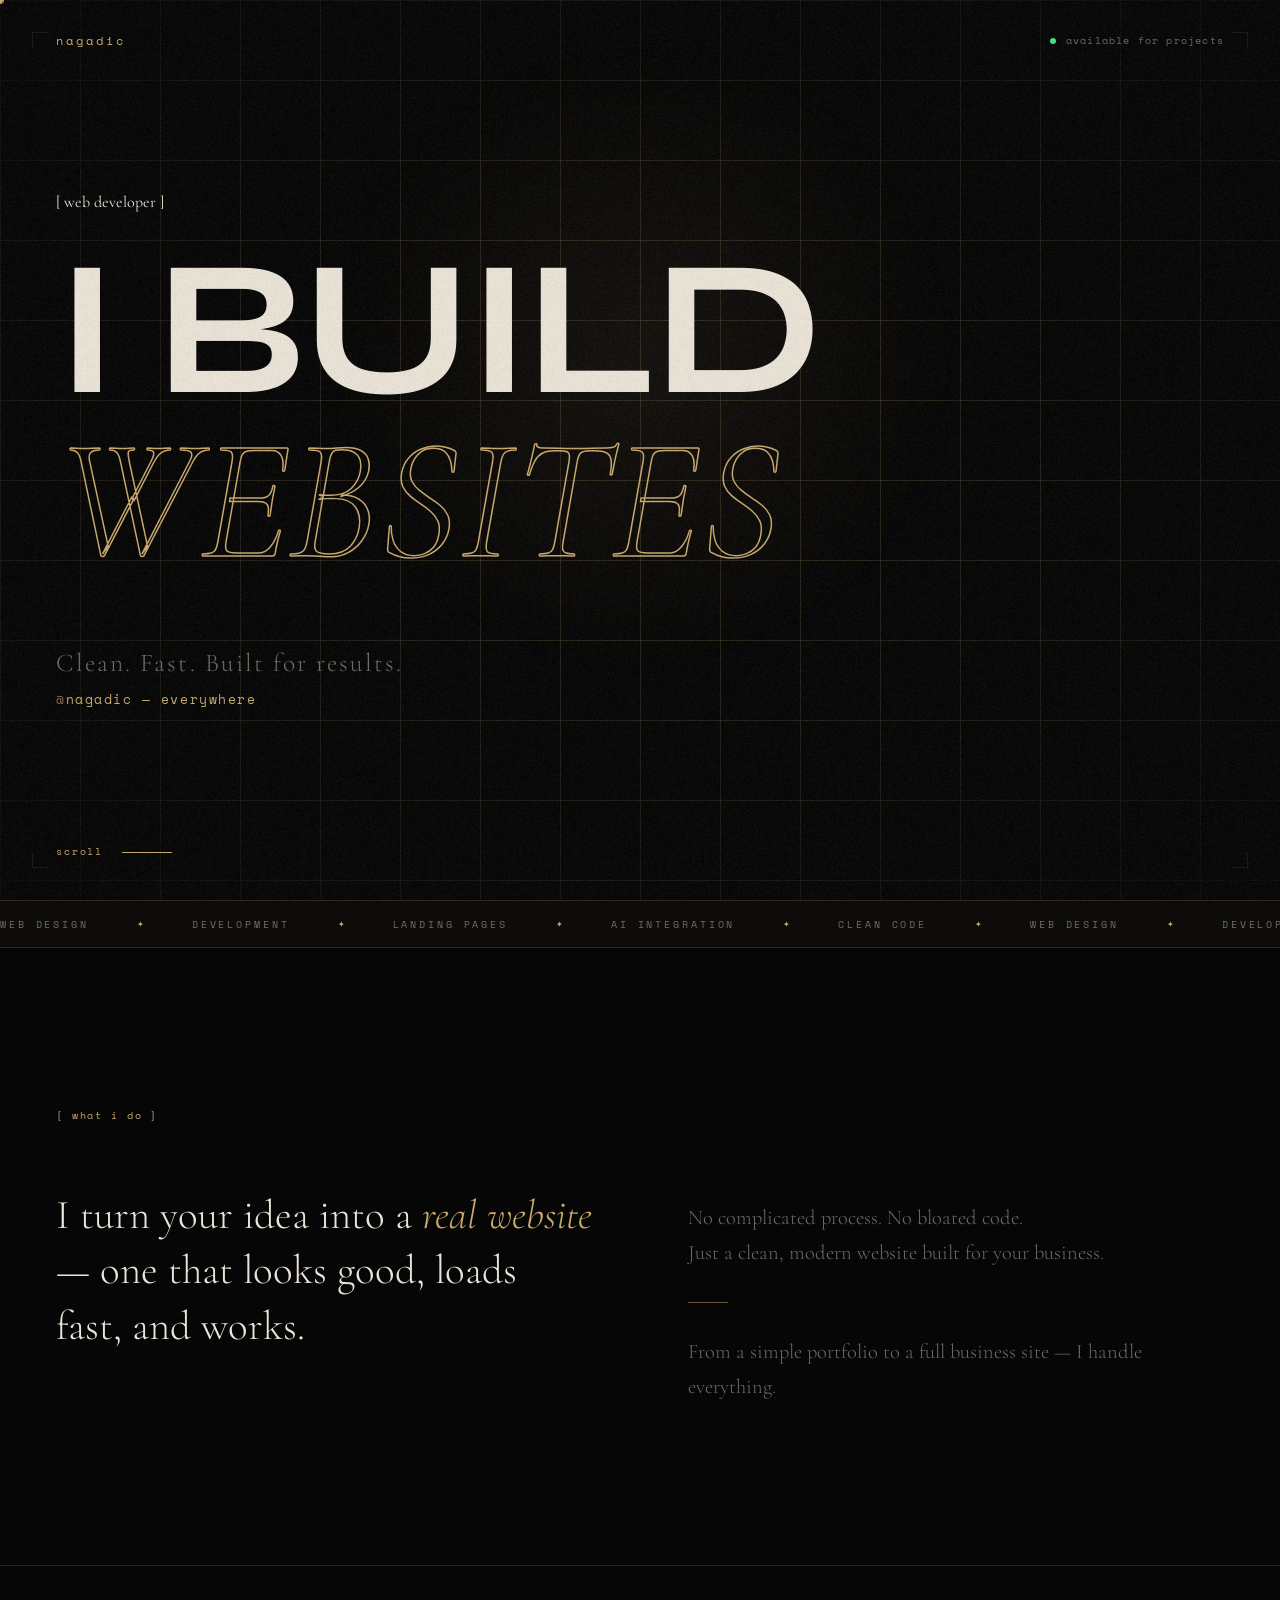
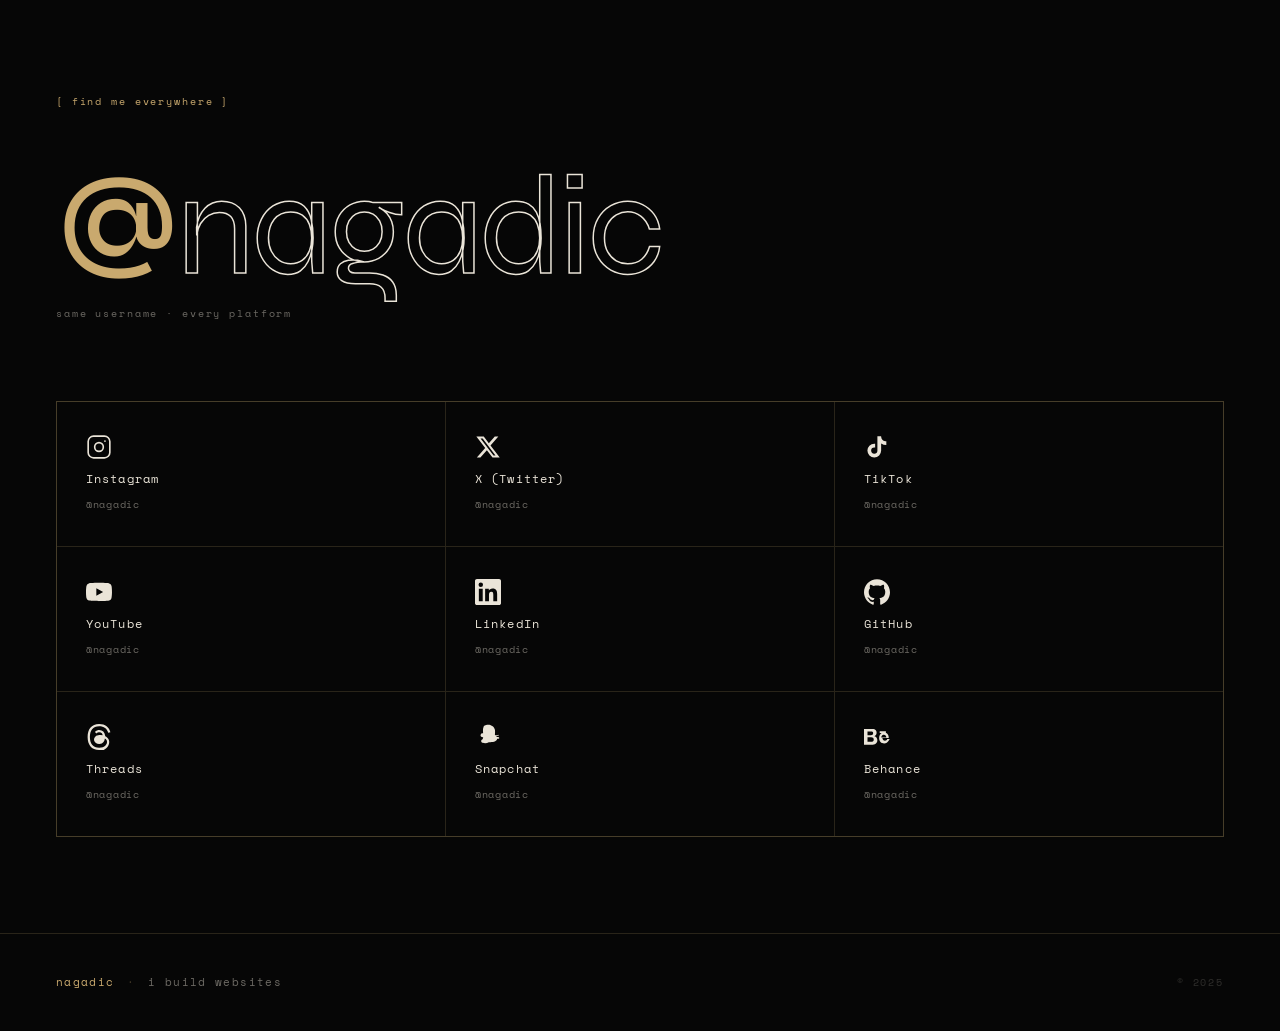
<file: index.html>
<!DOCTYPE html>
<html lang="en">
<head>
  <meta charset="UTF-8" />
  <meta name="viewport" content="width=device-width, initial-scale=1.0" />
  <title>Nagadic — I Build Websites</title>
  <link rel="stylesheet" href="style.css" />
  <link rel="preconnect" href="https://fonts.googleapis.com" />
  <link rel="preconnect" href="https://fonts.gstatic.com" crossorigin />
  <link href="https://fonts.googleapis.com/css2?family=Syne:wght@700;800&family=Cormorant+Garamond:ital,wght@0,300;0,400;1,300;1,400&family=Space+Mono:wght@400&display=swap" rel="stylesheet" />
</head>
<body>

  <!-- Custom cursor -->
  <div class="cursor" id="cursor"></div>
  <div class="cursor-ring" id="cursorRing"></div>

  <!-- Grain overlay -->
  <canvas class="grain" id="grain"></canvas>

  <!-- ============ NAV ============ -->
  <nav class="nav">
    <div class="nav-logo">nagadic</div>
    <div class="nav-status">
      <span class="dot-pulse"></span>
      <span>available for projects</span>
    </div>
  </nav>

  <!-- ============ HERO ============ -->
  <section class="hero">
    <div class="hero-inner">
      <div class="eyebrow" data-reveal="fade">
        <span class="tag">[ web developer ]</span>
      </div>

      <h1 class="hero-title">
        <span class="line line--1">
          <span class="word solid">I BUILD</span>
        </span>
        <span class="line line--2">
          <span class="word outlined">WEBSITES</span>
        </span>
      </h1>

      <div class="hero-foot" data-reveal="fade" style="--delay: 1.2s">
        <p class="sub-text">Clean. Fast. Built for results.</p>
        <p class="sub-handle"><span class="at-sign">@</span>nagadic — everywhere</p>
      </div>
    </div>

    <div class="scroll-cue">
      <span class="mono-xs">scroll</span>
      <div class="scroll-bar"></div>
    </div>

    <!-- decorative corner marks -->
    <span class="corner tl"></span>
    <span class="corner tr"></span>
    <span class="corner bl"></span>
    <span class="corner br"></span>
  </section>

  <!-- ============ MARQUEE STRIP ============ -->
  <div class="marquee-wrap">
    <div class="marquee-track">
      <span>WEB DESIGN</span><span class="sep">✦</span>
      <span>DEVELOPMENT</span><span class="sep">✦</span>
      <span>LANDING PAGES</span><span class="sep">✦</span>
      <span>AI INTEGRATION</span><span class="sep">✦</span>
      <span>CLEAN CODE</span><span class="sep">✦</span>
      <span>WEB DESIGN</span><span class="sep">✦</span>
      <span>DEVELOPMENT</span><span class="sep">✦</span>
      <span>LANDING PAGES</span><span class="sep">✦</span>
      <span>AI INTEGRATION</span><span class="sep">✦</span>
      <span>CLEAN CODE</span><span class="sep">✦</span>
      <span>WEB DESIGN</span><span class="sep">✦</span>
      <span>DEVELOPMENT</span><span class="sep">✦</span>
      <span>LANDING PAGES</span><span class="sep">✦</span>
      <span>AI INTEGRATION</span><span class="sep">✦</span>
      <span>CLEAN CODE</span><span class="sep">✦</span>
    </div>
  </div>

  <!-- ============ ABOUT ============ -->
  <section class="about">
    <div class="container">
      <div class="about-label mono-xs" data-reveal="fade">[ what i do ]</div>
      <div class="about-grid">
        <p class="about-big" data-reveal="up">
          I turn your idea into a <em>real website</em> — one that looks good, loads fast, and works.
        </p>
        <div class="about-aside" data-reveal="up" style="--delay: 0.2s">
          <p class="about-small">
            No complicated process. No bloated code.<br>
            Just a clean, modern website built for your business.
          </p>
          <div class="about-divider"></div>
          <p class="about-small muted">
            From a simple portfolio to a full business site — I handle everything.
          </p>
        </div>
      </div>
    </div>
  </section>

  <!-- ============ SOCIAL ============ -->
  <section class="social">
    <div class="container">
      <div class="social-label mono-xs" data-reveal="fade">[ find me everywhere ]</div>

      <div class="social-handle-wrap" data-reveal="up">
        <div class="social-big-handle">
          <span class="gold-at">@</span><span class="big-name">nagadic</span>
        </div>
        <p class="mono-xs muted" style="margin-top:1rem;">same username · every platform</p>
      </div>

      <div class="platforms-grid" data-reveal="up" style="--delay: 0.15s">

        <a href="https://instagram.com/nagadic" target="_blank" class="pcard" data-color="#E1306C">
          <div class="pcard-top">
            <svg class="picon" viewBox="0 0 24 24" fill="none" stroke="currentColor" stroke-width="1.5" stroke-linecap="round" stroke-linejoin="round">
              <rect x="2" y="2" width="20" height="20" rx="5"/>
              <circle cx="12" cy="12" r="4"/>
              <circle cx="17.5" cy="6.5" r="0.8" fill="currentColor" stroke="none"/>
            </svg>
            <span class="pcard-arrow">↗</span>
          </div>
          <span class="pname">Instagram</span>
          <span class="puser">@nagadic</span>
        </a>

        <a href="https://x.com/nagadic" target="_blank" class="pcard" data-color="#ffffff">
          <div class="pcard-top">
            <svg class="picon" viewBox="0 0 24 24" fill="currentColor">
              <path d="M18.244 2.25h3.308l-7.227 8.26 8.502 11.24H16.17l-5.214-6.817L4.99 21.75H1.68l7.73-8.835L1.254 2.25H8.08l4.713 6.231zm-1.161 17.52h1.833L7.084 4.126H5.117z"/>
            </svg>
            <span class="pcard-arrow">↗</span>
          </div>
          <span class="pname">X (Twitter)</span>
          <span class="puser">@nagadic</span>
        </a>

        <a href="https://tiktok.com/@nagadic" target="_blank" class="pcard" data-color="#ff0050">
          <div class="pcard-top">
            <svg class="picon" viewBox="0 0 24 24" fill="currentColor">
              <path d="M19.59 6.69a4.83 4.83 0 0 1-3.77-4.25V2h-3.45v13.67a2.89 2.89 0 0 1-2.88 2.5 2.89 2.89 0 0 1-2.89-2.89 2.89 2.89 0 0 1 2.89-2.89c.28 0 .54.04.79.1V9.01a6.33 6.33 0 0 0-.79-.05 6.34 6.34 0 0 0-6.34 6.34 6.34 6.34 0 0 0 6.34 6.34 6.34 6.34 0 0 0 6.33-6.34V8.69a8.18 8.18 0 0 0 4.78 1.52V6.79a4.85 4.85 0 0 1-1.01-.1z"/>
            </svg>
            <span class="pcard-arrow">↗</span>
          </div>
          <span class="pname">TikTok</span>
          <span class="puser">@nagadic</span>
        </a>

        <a href="https://youtube.com/@nagadic" target="_blank" class="pcard" data-color="#FF0000">
          <div class="pcard-top">
            <svg class="picon" viewBox="0 0 24 24" fill="currentColor">
              <path d="M23.498 6.186a3.016 3.016 0 0 0-2.122-2.136C19.505 3.545 12 3.545 12 3.545s-7.505 0-9.377.505A3.017 3.017 0 0 0 .502 6.186C0 8.07 0 12 0 12s0 3.93.502 5.814a3.016 3.016 0 0 0 2.122 2.136c1.871.505 9.376.505 9.376.505s7.505 0 9.377-.505a3.015 3.015 0 0 0 2.122-2.136C24 15.93 24 12 24 12s0-3.93-.502-5.814zM9.545 15.568V8.432L15.818 12l-6.273 3.568z"/>
            </svg>
            <span class="pcard-arrow">↗</span>
          </div>
          <span class="pname">YouTube</span>
          <span class="puser">@nagadic</span>
        </a>

        <a href="https://linkedin.com/in/nagadic" target="_blank" class="pcard" data-color="#0A66C2">
          <div class="pcard-top">
            <svg class="picon" viewBox="0 0 24 24" fill="currentColor">
              <path d="M20.447 20.452h-3.554v-5.569c0-1.328-.027-3.037-1.852-3.037-1.853 0-2.136 1.445-2.136 2.939v5.667H9.351V9h3.414v1.561h.046c.477-.9 1.637-1.85 3.37-1.85 3.601 0 4.267 2.37 4.267 5.455v6.286zM5.337 7.433a2.062 2.062 0 0 1-2.063-2.065 2.064 2.064 0 1 1 2.063 2.065zm1.782 13.019H3.555V9h3.564v11.452zM22.225 0H1.771C.792 0 0 .774 0 1.729v20.542C0 23.227.792 24 1.771 24h20.451C23.2 24 24 23.227 24 22.271V1.729C24 .774 23.2 0 22.222 0h.003z"/>
            </svg>
            <span class="pcard-arrow">↗</span>
          </div>
          <span class="pname">LinkedIn</span>
          <span class="puser">@nagadic</span>
        </a>

        <a href="https://github.com/nagadic" target="_blank" class="pcard" data-color="#f5f5f5">
          <div class="pcard-top">
            <svg class="picon" viewBox="0 0 24 24" fill="currentColor">
              <path d="M12 .297c-6.63 0-12 5.373-12 12 0 5.303 3.438 9.8 8.205 11.385.6.113.82-.258.82-.577 0-.285-.01-1.04-.015-2.04-3.338.724-4.042-1.61-4.042-1.61C4.422 18.07 3.633 17.7 3.633 17.7c-1.087-.744.084-.729.084-.729 1.205.084 1.838 1.236 1.838 1.236 1.07 1.835 2.809 1.305 3.495.998.108-.776.417-1.305.76-1.605-2.665-.3-5.466-1.332-5.466-5.93 0-1.31.465-2.38 1.235-3.22-.135-.303-.54-1.523.105-3.176 0 0 1.005-.322 3.3 1.23.96-.267 1.98-.399 3-.405 1.02.006 2.04.138 3 .405 2.28-1.552 3.285-1.23 3.285-1.23.645 1.653.24 2.873.12 3.176.765.84 1.23 1.91 1.23 3.22 0 4.61-2.805 5.625-5.475 5.92.42.36.81 1.096.81 2.22 0 1.606-.015 2.896-.015 3.286 0 .315.21.69.825.57C20.565 22.092 24 17.592 24 12.297c0-6.627-5.373-12-12-12"/>
            </svg>
            <span class="pcard-arrow">↗</span>
          </div>
          <span class="pname">GitHub</span>
          <span class="puser">@nagadic</span>
        </a>

        <a href="https://threads.net/@nagadic" target="_blank" class="pcard" data-color="#f5f5f5">
          <div class="pcard-top">
            <svg class="picon" viewBox="0 0 24 24" fill="currentColor">
              <path d="M12.186 24h-.007c-3.581-.024-6.334-1.205-8.184-3.509C2.35 18.44 1.5 15.586 1.472 12.01v-.017c.03-3.579.879-6.43 2.525-8.482C5.845 1.205 8.6.024 12.18 0h.014c2.746.02 5.043.725 6.826 2.098 1.677 1.29 2.858 3.13 3.509 5.467l-2.04.569c-1.104-3.96-3.898-5.984-8.304-6.015-2.91.022-5.11.936-6.54 2.717C4.307 6.504 3.616 8.914 3.589 12c.027 3.086.718 5.496 2.057 7.164 1.43 1.783 3.631 2.698 6.54 2.717 2.623-.02 4.358-.631 5.8-2.045 1.647-1.613 1.618-3.593 1.09-4.798-.31-.71-.873-1.3-1.634-1.75-.192 1.352-.622 2.446-1.284 3.272-.886 1.102-2.14 1.704-3.73 1.79-1.202.065-2.361-.218-3.259-.801-1.063-.689-1.685-1.74-1.752-2.964-.065-1.19.408-2.285 1.33-3.082.88-.76 2.119-1.207 3.583-1.291a13.853 13.853 0 0 1 3.02.142c-.126-.742-.375-1.332-.74-1.75-.508-.586-1.298-.884-2.348-.887h-.013c-.723 0-1.741.199-2.585 1.025l-1.43-1.43c1.173-1.154 2.714-1.742 4.02-1.742h.017c3.109.016 4.965 1.944 5.55 5.703.59.307 1.147.68 1.652 1.118 1.326 1.148 2.019 2.65 1.977 4.303-.055 2.146-.918 4.014-2.477 5.548-1.694 1.663-3.925 2.5-6.622 2.52z"/>
            </svg>
            <span class="pcard-arrow">↗</span>
          </div>
          <span class="pname">Threads</span>
          <span class="puser">@nagadic</span>
        </a>

        <a href="https://snapchat.com/add/nagadic" target="_blank" class="pcard" data-color="#FFFC00">
          <div class="pcard-top">
            <svg class="picon" viewBox="0 0 24 24" fill="currentColor">
              <path d="M12.206.793c.99 0 4.347.276 5.93 3.821.529 1.193.403 3.219.299 4.847l-.003.06c-.012.18-.024.358-.033.537.421.157.973.322 1.633.322.64 0 1.2-.199 1.525-.326.041-.015.079-.023.117-.023.129 0 .238.092.256.22.009.08.04.301-.1.478-.175.225-1.373.545-2.161.622a2.5 2.5 0 0 0 .083.289c.059.159.206.418.499.418.139 0 .293-.025.46-.076.164-.05.33-.076.489-.076.256 0 .527.074.74.218.478.315.554.823.482 1.089-.071.264-.327.447-.651.447a1.2 1.2 0 0 1-.234-.025c-.25-.053-.472-.08-.656-.08-.263 0-.381.064-.381.064-.11.128-.137.4-.214.598-.297.76-.878 1.374-1.686 1.785-1.227.624-2.818.803-4.419.803-.5 0-.972-.018-1.379-.052-1.026.698-2.224.97-3.419.97-.77 0-1.489-.14-2.148-.358-.43-.143-.86-.358-1.148-.634-.286-.276-.447-.617-.447-.974 0-.21.061-.411.179-.592a3.085 3.085 0 0 1 .5-.54c.273-.22.558-.443.745-.72.187-.279.291-.614.349-.982a6.76 6.76 0 0 0 .074-.835 2.218 2.218 0 0 1-.437.062c-.574 0-1.127-.254-1.523-.694a1.83 1.83 0 0 1-.417-1.173c0-.532.24-1.031.655-1.366.302-.24.646-.355 1-.355.13 0 .258.017.381.051a4.25 4.25 0 0 1 .283.094c.012-.18.022-.358.032-.537l-.003-.06c-.104-1.628-.23-3.654.299-4.847C7.853 1.069 11.21.793 12.206.793z"/>
            </svg>
            <span class="pcard-arrow">↗</span>
          </div>
          <span class="pname">Snapchat</span>
          <span class="puser">@nagadic</span>
        </a>

        <a href="https://behance.net/nagadic" target="_blank" class="pcard" data-color="#1769FF">
          <div class="pcard-top">
            <svg class="picon" viewBox="0 0 24 24" fill="currentColor">
              <path d="M6.938 4.503c.702 0 1.34.06 1.92.188.577.13 1.07.33 1.485.61.41.28.733.65.96 1.12.225.47.34 1.05.34 1.73 0 .74-.17 1.36-.507 1.86-.338.49-.837.9-1.502 1.22.906.26 1.576.72 2.022 1.37.448.66.665 1.45.665 2.36 0 .75-.13 1.39-.41 1.93-.28.55-.67 1-1.16 1.35-.48.345-1.06.595-1.717.765-.65.17-1.32.25-2.006.25H0V4.503h6.938zm-.495 5.82c.586 0 1.064-.14 1.44-.425.376-.29.557-.73.557-1.33 0-.34-.06-.62-.18-.845-.12-.225-.29-.41-.5-.55-.21-.135-.45-.23-.72-.285-.27-.05-.556-.08-.858-.08H3.24v3.515h3.203zm.27 6.063c.32 0 .616-.03.89-.09s.512-.165.718-.315c.203-.148.367-.35.49-.6.12-.255.18-.575.18-.96 0-.76-.22-1.31-.66-1.645-.44-.34-1.02-.51-1.738-.51H3.24v4.12h3.473zM22.742 15.53c-.44.77-1.01 1.38-1.716 1.82-.704.435-1.52.65-2.45.65-.68 0-1.3-.12-1.87-.36-.57-.24-1.055-.59-1.46-1.04-.406-.45-.72-.99-.94-1.62-.218-.63-.327-1.33-.327-2.1 0-.75.11-1.44.338-2.07.226-.63.543-1.17.956-1.61.41-.44.896-.78 1.46-1.02.563-.24 1.18-.36 1.85-.36.74 0 1.387.14 1.93.42.543.28.99.66 1.34 1.14.35.48.606 1.03.766 1.65.16.63.233 1.29.217 1.99H16.97c.034.74.27 1.31.72 1.73.45.42 1.008.63 1.674.63.52 0 .964-.13 1.328-.39.363-.26.617-.6.763-1.03h2.288zm-2.19-3.52c-.03-.6-.24-1.1-.633-1.49-.39-.39-.894-.59-1.508-.59-.424 0-.79.08-1.1.23-.31.15-.567.35-.77.596-.2.246-.35.52-.443.82-.09.3-.13.6-.12.9h4.574v-.466zM14.486 6.69h5.727v1.53h-5.727V6.69z"/>
            </svg>
            <span class="pcard-arrow">↗</span>
          </div>
          <span class="pname">Behance</span>
          <span class="puser">@nagadic</span>
        </a>

      </div>
    </div>
  </section>

  <!-- ============ FOOTER ============ -->
  <footer class="footer">
    <div class="container footer-inner">
      <div class="footer-left">
        <span class="footer-logo">nagadic</span>
        <span class="footer-sep">·</span>
        <span class="footer-line">i build websites</span>
      </div>
      <div class="footer-right mono-xs muted">© 2025</div>
    </div>
  </footer>

  <script src="script.js"></script>
</body>
</html>
</file>
<file: style.css>
/* ============================================================
   NAGADIC — Landing Page Stylesheet
   ============================================================ */

/* === RESET === */
*, *::before, *::after { margin: 0; padding: 0; box-sizing: border-box; }

/* === TOKENS === */
:root {
  --bg:        #060606;
  --cream:     #eae4d8;
  --cream-dim: rgba(234, 228, 216, 0.45);
  --gold:      #c9a96e;
  --gold-dim:  rgba(201, 169, 110, 0.12);
  --gold-line: rgba(201, 169, 110, 0.18);
  --surface:   #0d0c0b;

  --f-display: 'Syne', sans-serif;
  --f-serif:   'Cormorant Garamond', serif;
  --f-mono:    'Space Mono', monospace;

  --ease-out:  cubic-bezier(0.16, 1, 0.3, 1);
  --ease-in-out: cubic-bezier(0.65, 0, 0.35, 1);
}

/* === BASE === */
html { scroll-behavior: smooth; cursor: none; font-size: 16px; }

body {
  background: var(--bg);
  color: var(--cream);
  font-family: var(--f-serif);
  overflow-x: hidden;
  line-height: 1.5;
}

a { text-decoration: none; color: inherit; }

/* === UTILITIES === */
.mono-xs {
  font-family: var(--f-mono);
  font-size: 0.65rem;
  letter-spacing: 0.18em;
  text-transform: lowercase;
  color: var(--gold);
}

.muted { color: var(--cream-dim); }

.container {
  max-width: 1280px;
  margin: 0 auto;
  padding: 0 3.5rem;
}

/* === GRAIN CANVAS === */
.grain {
  position: fixed;
  inset: 0;
  width: 100%;
  height: 100%;
  pointer-events: none;
  z-index: 998;
  opacity: 0.035;
}

/* === CUSTOM CURSOR === */
.cursor {
  position: fixed;
  width: 7px;
  height: 7px;
  background: var(--gold);
  border-radius: 50%;
  pointer-events: none;
  z-index: 9999;
  transform: translate(-50%, -50%);
  transition: width 0.25s var(--ease-out), height 0.25s var(--ease-out),
              background 0.25s;
  will-change: left, top;
}

.cursor-ring {
  position: fixed;
  width: 36px;
  height: 36px;
  border: 1px solid var(--gold);
  border-radius: 50%;
  pointer-events: none;
  z-index: 9998;
  transform: translate(-50%, -50%);
  opacity: 0.5;
  transition: width 0.3s var(--ease-out), height 0.3s var(--ease-out),
              opacity 0.3s;
  will-change: left, top;
}

.cursor.is-hover { width: 14px; height: 14px; }
.cursor-ring.is-hover { width: 56px; height: 56px; opacity: 0.2; }

/* ============================================================
   NAV
   ============================================================ */
.nav {
  position: fixed;
  top: 0; left: 0; right: 0;
  z-index: 500;
  display: flex;
  justify-content: space-between;
  align-items: center;
  padding: 2rem 3.5rem;
}

/* soft backdrop on scroll */
.nav.scrolled {
  background: rgba(6, 6, 6, 0.85);
  backdrop-filter: blur(12px);
  border-bottom: 1px solid var(--gold-line);
  transition: background 0.4s, border-color 0.4s;
}

.nav-logo {
  font-family: var(--f-mono);
  font-size: 0.75rem;
  letter-spacing: 0.25em;
  color: var(--gold);
}

.nav-status {
  display: flex;
  align-items: center;
  gap: 0.6rem;
  font-family: var(--f-mono);
  font-size: 0.62rem;
  letter-spacing: 0.12em;
  color: var(--cream-dim);
}

.dot-pulse {
  width: 6px;
  height: 6px;
  border-radius: 50%;
  background: #4ade80;
  animation: pulse-dot 2.4s ease-in-out infinite;
}

@keyframes pulse-dot {
  0%, 100% { opacity: 1; box-shadow: 0 0 0 0 rgba(74, 222, 128, 0.4); }
  50% { opacity: 0.6; box-shadow: 0 0 0 5px rgba(74, 222, 128, 0); }
}

/* ============================================================
   HERO
   ============================================================ */
.hero {
  min-height: 100vh;
  display: flex;
  align-items: center;
  position: relative;
  overflow: hidden;
}

/* Grid background */
.hero::before {
  content: '';
  position: absolute;
  inset: 0;
  background-image:
    linear-gradient(var(--gold-line) 1px, transparent 1px),
    linear-gradient(90deg, var(--gold-line) 1px, transparent 1px);
  background-size: 80px 80px;
  mask-image: radial-gradient(ellipse 80% 80% at 50% 50%, black 30%, transparent 100%);
  pointer-events: none;
}

/* Ambient glow */
.hero::after {
  content: '';
  position: absolute;
  top: 40%;
  left: 50%;
  transform: translate(-50%, -50%);
  width: 700px;
  height: 700px;
  background: radial-gradient(circle, rgba(201, 169, 110, 0.07) 0%, transparent 65%);
  pointer-events: none;
}

.hero-inner {
  padding: 0 3.5rem;
  position: relative;
  z-index: 2;
  width: 100%;
}

/* Eyebrow */
.eyebrow {
  margin-bottom: 2rem;
  opacity: 0;
  transform: translateY(16px);
}

.eyebrow.revealed {
  animation: fadeUp 0.7s var(--ease-out) forwards;
}

.tag { display: inline-block; }

/* Title */
.hero-title {
  display: flex;
  flex-direction: column;
  gap: 0;
  margin-bottom: 3.5rem;
}

.line { display: block; overflow: hidden; }

.word {
  display: block;
  font-family: var(--f-display);
  font-size: clamp(5.5rem, 15vw, 17rem);
  line-height: 0.88;
  letter-spacing: -0.02em;
  transform: translateY(110%);
}

.line--1 .word {
  animation: slideUp 1s var(--ease-out) forwards 0.45s;
  color: var(--cream);
}

.line--2 .word {
  animation: slideUp 1s var(--ease-out) forwards 0.65s;
  -webkit-text-stroke: 1.5px var(--gold);
  color: transparent;
  font-style: italic;
  font-family: var(--f-serif);
  font-weight: 300;
  font-size: clamp(5rem, 13.5vw, 15.5rem);
  letter-spacing: 0.01em;
  line-height: 1;
}

/* Hero footer row */
.hero-foot {
  opacity: 0;
  transform: translateY(16px);
  display: flex;
  flex-direction: column;
  gap: 0.5rem;
}

.hero-foot.revealed {
  animation: fadeUp 0.8s var(--ease-out) forwards;
}

.sub-text {
  font-family: var(--f-serif);
  font-weight: 300;
  font-size: clamp(1rem, 2vw, 1.6rem);
  color: var(--cream-dim);
  letter-spacing: 0.08em;
}

.sub-handle {
  font-family: var(--f-mono);
  font-size: 0.8rem;
  letter-spacing: 0.12em;
  color: var(--gold);
}

.at-sign { opacity: 0.6; }

/* Scroll cue */
.scroll-cue {
  position: absolute;
  bottom: 2.5rem;
  left: 3.5rem;
  display: flex;
  align-items: center;
  gap: 1.2rem;
  opacity: 0;
  animation: fadeUp 0.8s var(--ease-out) forwards 1.6s;
}

.scroll-bar {
  width: 50px;
  height: 1px;
  background: var(--gold);
  transform-origin: left center;
  transform: scaleX(0);
  animation: expandX 1s var(--ease-out) forwards 2s;
}

@keyframes expandX { to { transform: scaleX(1); } }

/* Corner marks */
.corner {
  position: absolute;
  width: 16px;
  height: 16px;
  border-color: var(--gold-line);
  border-style: solid;
  opacity: 0.6;
}
.corner.tl { top: 2rem; left: 2rem; border-width: 1px 0 0 1px; }
.corner.tr { top: 2rem; right: 2rem; border-width: 1px 1px 0 0; }
.corner.bl { bottom: 2rem; left: 2rem; border-width: 0 0 1px 1px; }
.corner.br { bottom: 2rem; right: 2rem; border-width: 0 1px 1px 0; }

/* ============================================================
   MARQUEE
   ============================================================ */
.marquee-wrap {
  border-top: 1px solid var(--gold-line);
  border-bottom: 1px solid var(--gold-line);
  overflow: hidden;
  padding: 1rem 0;
  background: var(--surface);
}

.marquee-track {
  display: flex;
  gap: 3rem;
  align-items: center;
  white-space: nowrap;
  animation: marquee 28s linear infinite;
  width: max-content;
}

.marquee-track span {
  font-family: var(--f-mono);
  font-size: 0.6rem;
  letter-spacing: 0.3em;
  color: var(--cream-dim);
  text-transform: uppercase;
}

.marquee-track .sep {
  color: var(--gold);
  font-size: 0.5rem;
  letter-spacing: 0;
}

@keyframes marquee {
  from { transform: translateX(0); }
  to   { transform: translateX(-50%); }
}

/* ============================================================
   ABOUT
   ============================================================ */
.about {
  padding: 10rem 0;
  border-bottom: 1px solid var(--gold-line);
}

.about-label { margin-bottom: 4rem; }

.about-grid {
  display: grid;
  grid-template-columns: 1fr 1fr;
  gap: 6rem;
  align-items: start;
}

.about-big {
  font-family: var(--f-serif);
  font-weight: 300;
  font-size: clamp(1.8rem, 3.2vw, 3.4rem);
  line-height: 1.35;
  color: var(--cream);
}

.about-big em {
  font-style: italic;
  color: var(--gold);
}

.about-aside { padding-top: 0.8rem; }

.about-small {
  font-family: var(--f-serif);
  font-weight: 300;
  font-size: clamp(1rem, 1.6vw, 1.35rem);
  line-height: 1.7;
  color: var(--cream-dim);
}

.about-divider {
  width: 40px;
  height: 1px;
  background: var(--gold);
  margin: 2rem 0;
  opacity: 0.5;
}

/* ============================================================
   SOCIAL
   ============================================================ */
.social { padding: 8rem 0 6rem; }

.social-label { margin-bottom: 3.5rem; }

.social-handle-wrap { margin-bottom: 5rem; }

.social-big-handle {
  font-family: var(--f-display);
  font-size: clamp(4.5rem, 11vw, 13rem);
  line-height: 0.88;
  letter-spacing: -0.02em;
  user-select: none;
}

.gold-at { color: var(--gold); }

.big-name {
  color: transparent;
  -webkit-text-stroke: 1.5px var(--cream);
  transition: -webkit-text-stroke-color 0.4s;
}

.social-big-handle:hover .big-name {
  -webkit-text-stroke-color: var(--gold);
  color: transparent;
}

/* Platforms grid */
.platforms-grid {
  display: grid;
  grid-template-columns: repeat(3, 1fr);
  gap: 1px;
  background: var(--gold-line);
  border: 1px solid var(--gold-line);
}

.pcard {
  background: var(--bg);
  padding: 2rem 1.8rem 2.2rem;
  display: flex;
  flex-direction: column;
  gap: 0.6rem;
  position: relative;
  overflow: hidden;
  transition: background 0.35s var(--ease-out);
  cursor: none;
}

/* Hover fill — slides up from bottom */
.pcard::after {
  content: '';
  position: absolute;
  inset: 0;
  background: var(--gold);
  transform: translateY(101%);
  transition: transform 0.45s var(--ease-out);
  z-index: 0;
}

.pcard:hover::after { transform: translateY(0); }
.pcard:hover .pcard-top,
.pcard:hover .pname,
.pcard:hover .puser { color: var(--bg); }
.pcard:hover .pcard-arrow { opacity: 1; }

.pcard-top {
  display: flex;
  justify-content: space-between;
  align-items: flex-start;
  position: relative;
  z-index: 1;
  color: var(--cream);
  transition: color 0.35s;
}

.pcard-arrow {
  font-size: 1rem;
  opacity: 0;
  transform: translateX(-4px);
  transition: opacity 0.3s, transform 0.3s;
}

.pcard:hover .pcard-arrow { transform: translateX(0); }

.picon {
  width: 26px;
  height: 26px;
}

.pname {
  font-family: var(--f-mono);
  font-size: 0.72rem;
  letter-spacing: 0.1em;
  position: relative;
  z-index: 1;
  color: var(--cream);
  transition: color 0.35s;
}

.puser {
  font-family: var(--f-mono);
  font-size: 0.6rem;
  letter-spacing: 0.08em;
  color: var(--cream-dim);
  position: relative;
  z-index: 1;
  transition: color 0.35s;
}

/* ============================================================
   FOOTER
   ============================================================ */
.footer {
  border-top: 1px solid var(--gold-line);
  padding: 2.5rem 0;
}

.footer-inner {
  display: flex;
  justify-content: space-between;
  align-items: center;
}

.footer-left {
  display: flex;
  align-items: center;
  gap: 0.8rem;
  font-family: var(--f-mono);
  font-size: 0.7rem;
  letter-spacing: 0.12em;
}

.footer-logo { color: var(--gold); }
.footer-sep  { color: var(--gold); opacity: 0.3; }
.footer-line { color: var(--cream-dim); }
.footer-right { font-size: 0.65rem; color: var(--cream-dim); opacity: 0.4; }

/* ============================================================
   SCROLL REVEAL
   ============================================================ */
[data-reveal] {
  opacity: 0;
  transform: translateY(36px);
  transition: opacity 0.9s var(--ease-out), transform 0.9s var(--ease-out);
  transition-delay: var(--delay, 0s);
}

[data-reveal="fade"] {
  transform: translateY(12px);
}

[data-reveal].revealed {
  opacity: 1;
  transform: translateY(0);
}

/* ============================================================
   ANIMATIONS
   ============================================================ */
@keyframes slideUp {
  to { transform: translateY(0); }
}

@keyframes fadeUp {
  to { opacity: 1; transform: translateY(0); }
}

/* ============================================================
   RESPONSIVE
   ============================================================ */
@media (max-width: 900px) {
  .container { padding: 0 2rem; }
  .hero-inner { padding: 0 2rem; }
  .scroll-cue { left: 2rem; }
  .nav { padding: 1.5rem 2rem; }

  .about-grid {
    grid-template-columns: 1fr;
    gap: 3rem;
  }

  .platforms-grid {
    grid-template-columns: repeat(2, 1fr);
  }
}

@media (max-width: 600px) {
  .container { padding: 0 1.5rem; }
  .hero-inner { padding: 0 1.5rem; }
  .nav { padding: 1.2rem 1.5rem; }
  .nav-status { display: none; }
  .scroll-cue { left: 1.5rem; }

  .line--2 .word { -webkit-text-stroke-width: 1px; }
  .social-big-handle { -webkit-text-stroke-width: 1px; }

  .platforms-grid { grid-template-columns: repeat(2, 1fr); }
  .footer-inner { flex-direction: column; gap: 1rem; align-items: flex-start; }
}

@media (max-width: 420px) {
  .platforms-grid { grid-template-columns: 1fr; }
}

/* hide cursor on touch */
@media (hover: none) {
  html { cursor: auto; }
  .cursor, .cursor-ring { display: none; }
}
</file>
